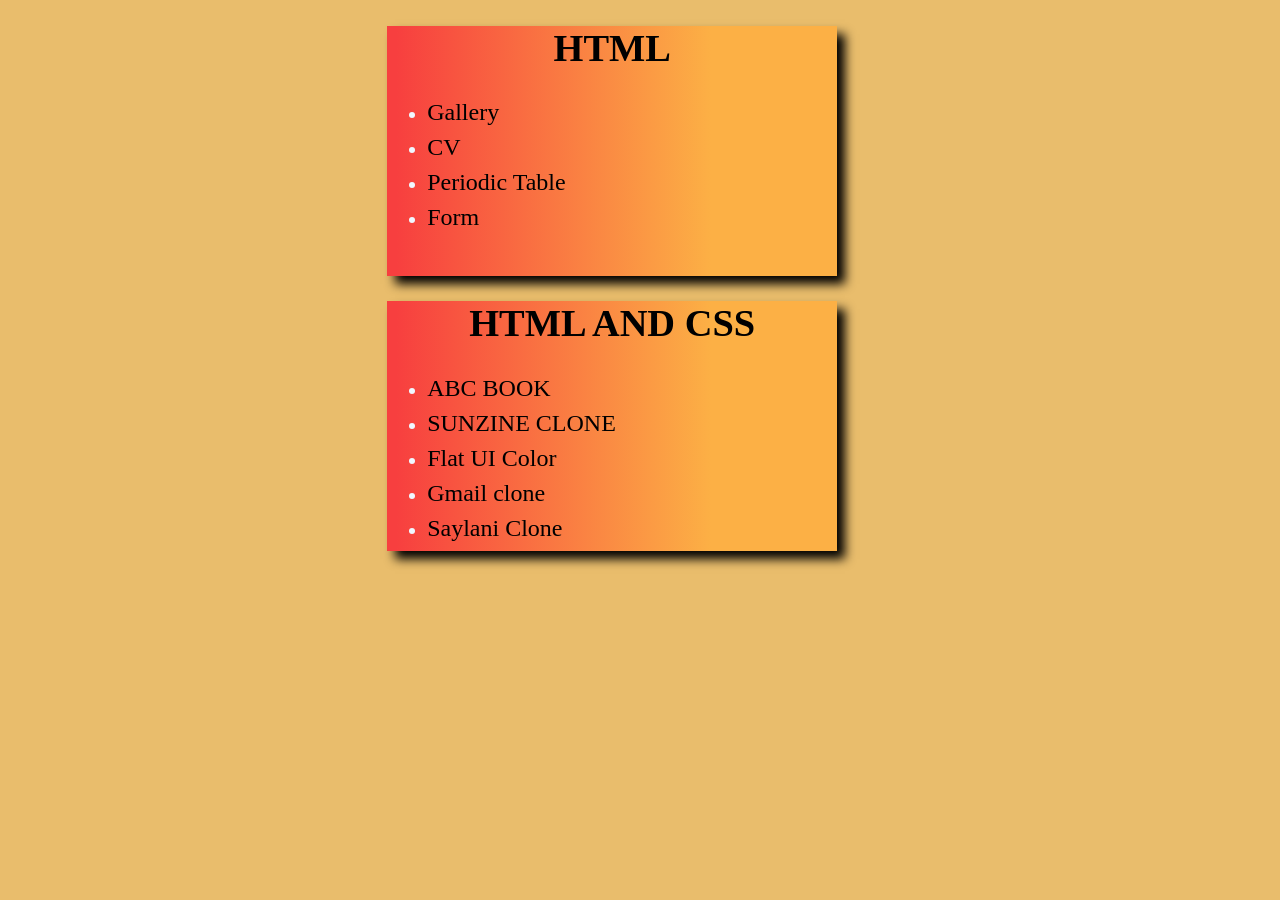
<file: index.html>
<!DOCTYPE html>
<html lang="en">
<head>
    <meta charset="UTF-8">
    <meta name="viewport" content="width=device-width, initial-scale=1.0">
    <title>Assignment</title>
    <style type="text/css">
        
        
        body{
            background-color: rgb(233, 189, 108);
        }
        .html{
            height: 250px;
            width: 450px;
            box-shadow: 2px solid rgb(182, 99, 99);
            background: linear-gradient(90deg, rgba(247,63,63,1) 2%, rgba(252,176,69,1) 72%);
            color: aliceblue;
            font-size: larger;justify-content: center;
            margin-top: 20px;
            margin-left: 30%;
            box-shadow:8px 8px 10px black;


        }
        .css{
            height: 250px;
            width: 450px;
            box-shadow:8px 8px 10px black;
            background: linear-gradient(90deg, rgba(247,63,63,1) 2%, rgba(252,176,69,1) 72%);
            color: aliceblue;
            font-size: larger;
            margin-left: 30%;
           
        } 
        H1{
            color: black;
            text-align: center;

        }
        a{
            text-decoration: none;
            color: black;
            font-size: 24px;
            line-height: 35px;
            transition: 0.3s ease all;
        }
        a:hover{
            font-size: 32px;
        }
    </style>
</head>
<body>
    <div class="main" >
    <div class="html">
        <h1>HTML</h1>
        <ul>

            <li><a href="./Gallery/gallery.html">Gallery</a></li> 
            <li><a href="./CV/cv.html">CV</a></li> 
            <li><a href="./periodic table/perodictable.html">Periodic Table</a></li>
            <li><a href="./form/form.html">Form</a></li>
        </ul>
    </div>
    <div class="css">
      <H1>HTML AND CSS</H1>  
        <ul>
            <li><a href="./ABC-Book/book.html">ABC BOOK</a></li>
            <li><a href="./sunzine/sunzine.html">SUNZINE CLONE</a></li>
            <li><a href="./flat ui color/">Flat UI Color</a></li>
            <li><a href="./Gmail clone/gmail.html">Gmail clone</a></li>
            <li><a href="./Saylani clone/saylani.html">Saylani Clone</a></li>
        </ul>
    </div>
</div>
</body>
</html>
</file>
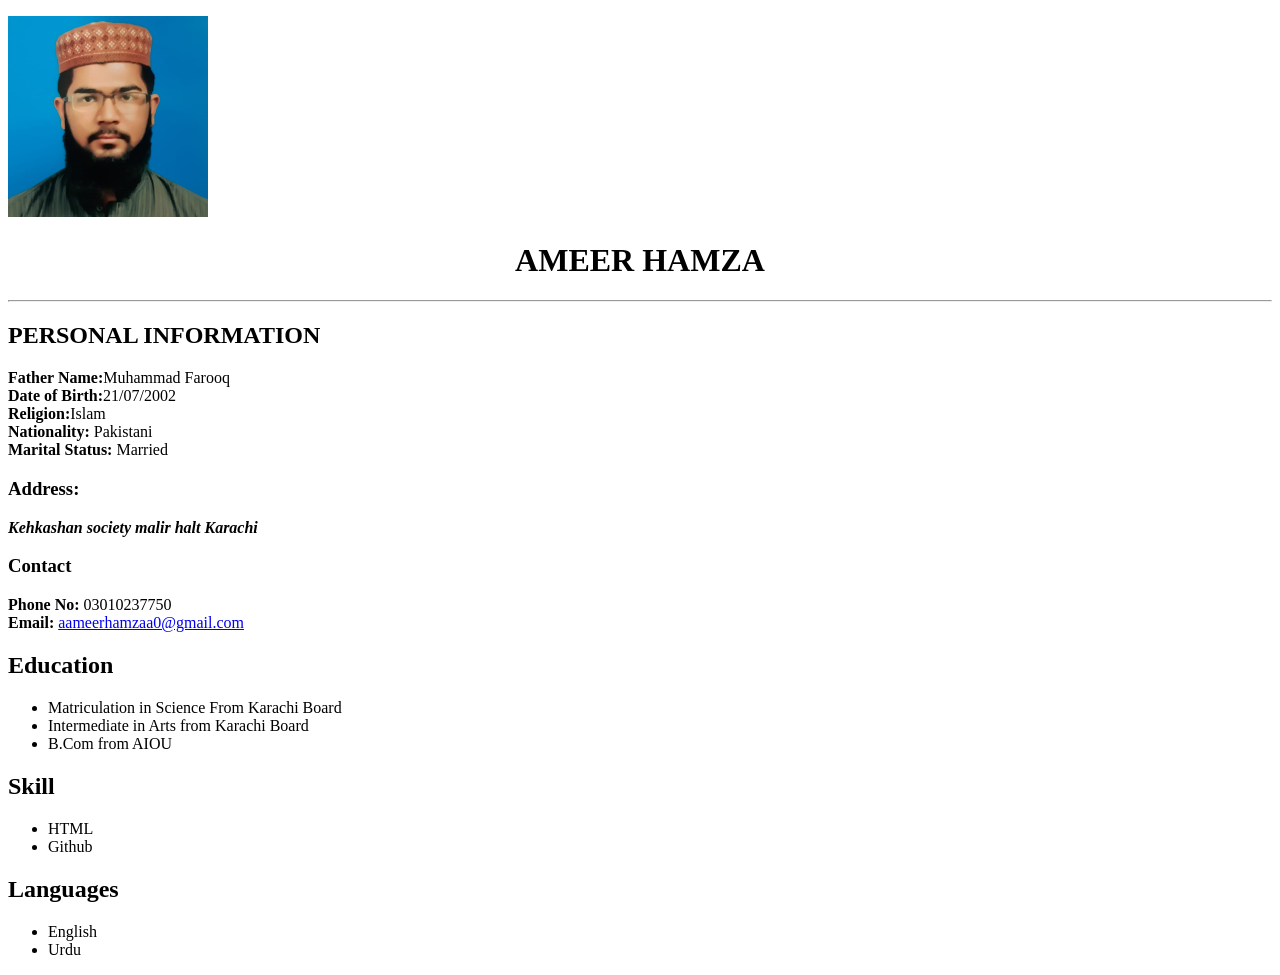
<file: CV/index.html>
<!DOCTYPE html>
<html lang="en">

<head>
    <meta charset="UTF-8">
    <meta name="viewport" content="width=device-width, initial-scale=1.0">
    <title>Resume</title>
</head>

<body>
    <p>
        <img src="./images/img1.jpg" alt="AMEER HAMZA Pic" width="200">
    <h1>
        <center>AMEER HAMZA</center>
    </h1>
    <hr>
    <h2>PERSONAL INFORMATION</h2>
    <P>
        <b>Father Name:</b>Muhammad Farooq <br>
        <b>Date of Birth:</b>21/07/2002 <br>
        <b>Religion:</b>Islam <br>
        <b>Nationality:</b> Pakistani <br>
        <b>Marital Status:</b> Married

    <h3>Address:</h3>
    <b>
        <address>Kehkashan society malir halt Karachi</address>
    </b>
    <h3>Contact</h3>
    <b>Phone No:</b> 03010237750 <br>
    <b>Email:</b>
    <a href="mailto:aameerhamzaa0@gmail.com" target="_blank">aameerhamzaa0@gmail.com</a>

    </p>


    <h2>Education</h2>
    <p>
    <ul>
        <li>Matriculation in Science From Karachi Board</li>
        <li>Intermediate in Arts from Karachi Board</li>
        <li>B.Com from AIOU</li>
    </ul>
    </p>
    <h2>Skill</h2>
    <ul>
        <li>HTML</li>
        <li>Github</li>
    </ul>
    <h2>Languages</h2>
    <ul>
        <li>English</li>
        <li>Urdu</li>
    </ul>


    </P>

</body>

</html>
</file>
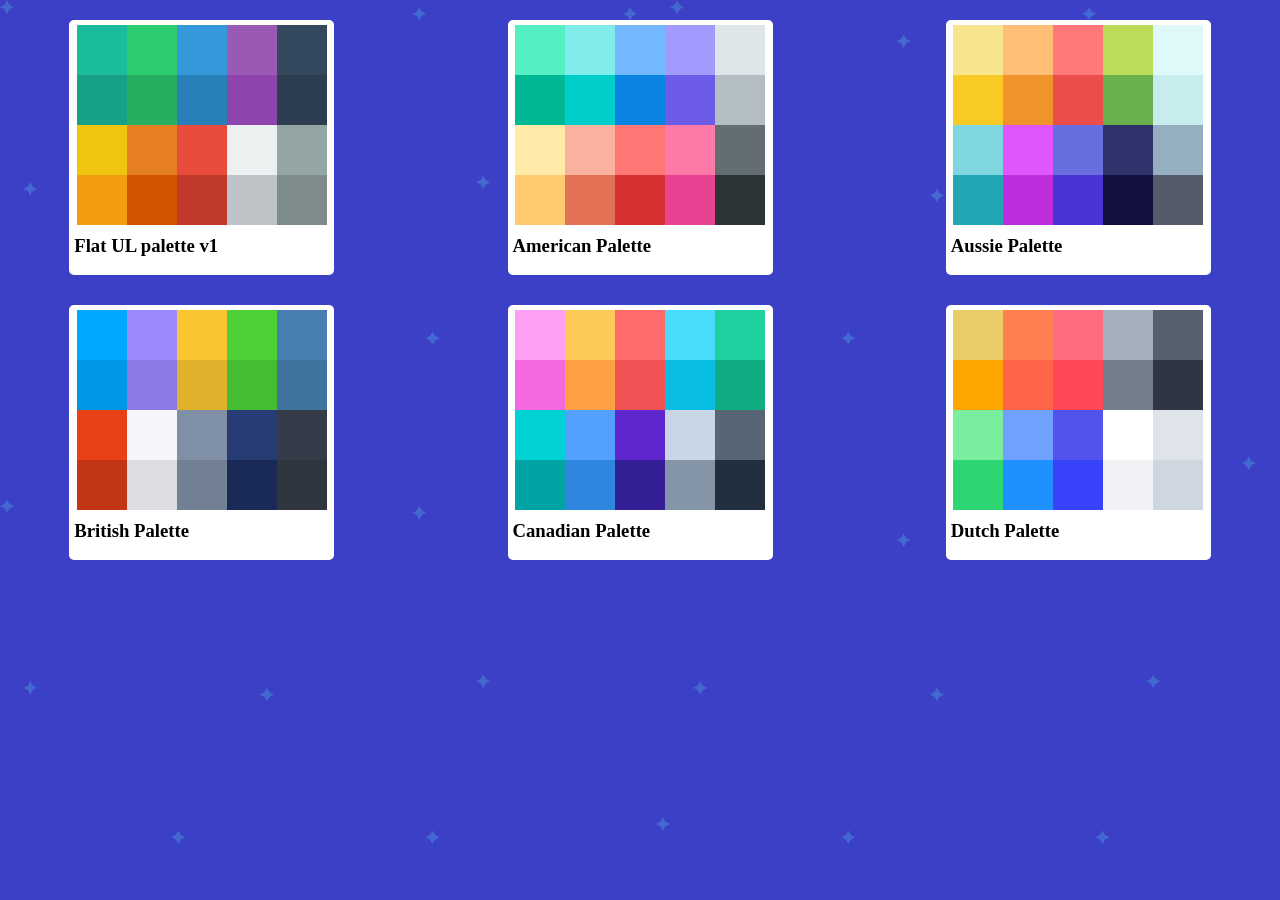
<file: flat ui color/index.html>
<!DOCTYPE html>
<html lang="en">

<head>
    <meta charset="UTF-8">
    <meta name="viewport" content="width=device-width, initial-scale=1.0">
    <title>FLAT UI COLOR</title>
    <link rel="stylesheet" href="./style.css">
</head>

<body>
    <div class="main">
        <div class="container">
            <a href="./pade1.html">
                <div class="external-box">
                    <div class="box box1">
                        <div class="card color-1"></div>
                        <div class="card color-2"></div>
                        <div class="card color-3"></div>
                        <div class="card color-4"></div>
                        <div class="card color-5"></div>
                        <div class="card color-6"></div>
                        <div class="card color-7"></div>
                        <div class="card color-8"></div>
                        <div class="card color-9"></div>
                        <div class="card color-10"></div>
                        <div class="card color-11"></div>
                        <div class="card color-12"></div>
                        <div class="card color-13"></div>
                        <div class="card color-14"></div>
                        <div class="card color-15"></div>
                        <div class="card color-16"></div>
                        <div class="card color-17"></div>
                        <div class="card color-18"></div>
                        <div class="card color-19"></div>
                        <div class="card color-20"></div>
                    </div>
                    <h3>Flat UL palette v1</h3>
                </div>
            </a>
            <a href="./page2.html">
            <div class="external-box">
                <div class="box box2">
                    <div class="card color-1"></div>
                    <div class="card color-2"></div>
                    <div class="card color-3"></div>
                    <div class="card color-4"></div>
                    <div class="card color-5"></div>
                    <div class="card color-6"></div>
                    <div class="card color-7"></div>
                    <div class="card color-8"></div>
                    <div class="card color-9"></div>
                    <div class="card color-10"></div>
                    <div class="card color-11"></div>
                    <div class="card color-12"></div>
                    <div class="card color-13"></div>
                    <div class="card color-14"></div>
                    <div class="card color-15"></div>
                    <div class="card color-16"></div>
                    <div class="card color-17"></div>
                    <div class="card color-18"></div>
                    <div class="card color-19"></div>
                    <div class="card color-20"></div>
                </div>
                <h3>American Palette</h3>
            </div>
        </a>
            <a href="./page3.html">
            <div class="external-box">
                <div class="box box3">
                    <div class="card color-1"></div>
                    <div class="card color-2"></div>
                    <div class="card color-3"></div>
                    <div class="card color-4"></div>
                    <div class="card color-5"></div>
                    <div class="card color-6"></div>
                    <div class="card color-7"></div>
                    <div class="card color-8"></div>
                    <div class="card color-9"></div>
                    <div class="card color-10"></div>
                    <div class="card color-11"></div>
                    <div class="card color-12"></div>
                    <div class="card color-13"></div>
                    <div class="card color-14"></div>
                    <div class="card color-15"></div>
                    <div class="card color-16"></div>
                    <div class="card color-17"></div>
                    <div class="card color-18"></div>
                    <div class="card color-19"></div>
                    <div class="card color-20"></div>
                </div>
                <h3>Aussie Palette</h3>
            </div>
        </a>
            <a href="./page4.html">
            <div class="external-box">
                <div class="box box4">
                    <div class="card color-1"></div>
                    <div class="card color-2"></div>
                    <div class="card color-3"></div>
                    <div class="card color-4"></div>
                    <div class="card color-5"></div>
                    <div class="card color-6"></div>
                    <div class="card color-7"></div>
                    <div class="card color-8"></div>
                    <div class="card color-9"></div>
                    <div class="card color-10"></div>
                    <div class="card color-11"></div>
                    <div class="card color-12"></div>
                    <div class="card color-13"></div>
                    <div class="card color-14"></div>
                    <div class="card color-15"></div>
                    <div class="card color-16"></div>
                    <div class="card color-17"></div>
                    <div class="card color-18"></div>
                    <div class="card color-19"></div>
                    <div class="card color-20"></div>
                </div>
                <h3>
                    British Palette
                </h3>
            </div>
        </a>
            <a href="./page5.html">
            <div class="external-box">
                <div class="box box5">
                    <div class="card color-1"></div>
                    <div class="card color-2"></div>
                    <div class="card color-3"></div>
                    <div class="card color-4"></div>
                    <div class="card color-5"></div>
                    <div class="card color-6"></div>
                    <div class="card color-7"></div>
                    <div class="card color-8"></div>
                    <div class="card color-9"></div>
                    <div class="card color-10"></div>
                    <div class="card color-11"></div>
                    <div class="card color-12"></div>
                    <div class="card color-13"></div>
                    <div class="card color-14"></div>
                    <div class="card color-15"></div>
                    <div class="card color-16"></div>
                    <div class="card color-17"></div>
                    <div class="card color-18"></div>
                    <div class="card color-19"></div>
                    <div class="card color-20"></div>
                </div>
                <h3>Canadian Palette</h3>
            </div>
        </a>
            <a href="./page6.html">
            <div class="external-box">
                <div class="box box6">
                    <div class="card color-1"></div>
                    <div class="card color-2"></div>
                    <div class="card color-3"></div>
                    <div class="card color-4"></div>
                    <div class="card color-5"></div>
                    <div class="card color-6"></div>
                    <div class="card color-7"></div>
                    <div class="card color-8"></div>
                    <div class="card color-9"></div>
                    <div class="card color-10"></div>
                    <div class="card color-11"></div>
                    <div class="card color-12"></div>
                    <div class="card color-13"></div>
                    <div class="card color-14"></div>
                    <div class="card color-15"></div>
                    <div class="card color-16"></div>
                    <div class="card color-17"></div>
                    <div class="card color-18"></div>
                    <div class="card color-19"></div>
                    <div class="card color-20"></div>
                </div>
                <h3>Dutch Palette</h3>
            </div>
        </a>
        </div>
    </div>
</body>

</html>
</file>
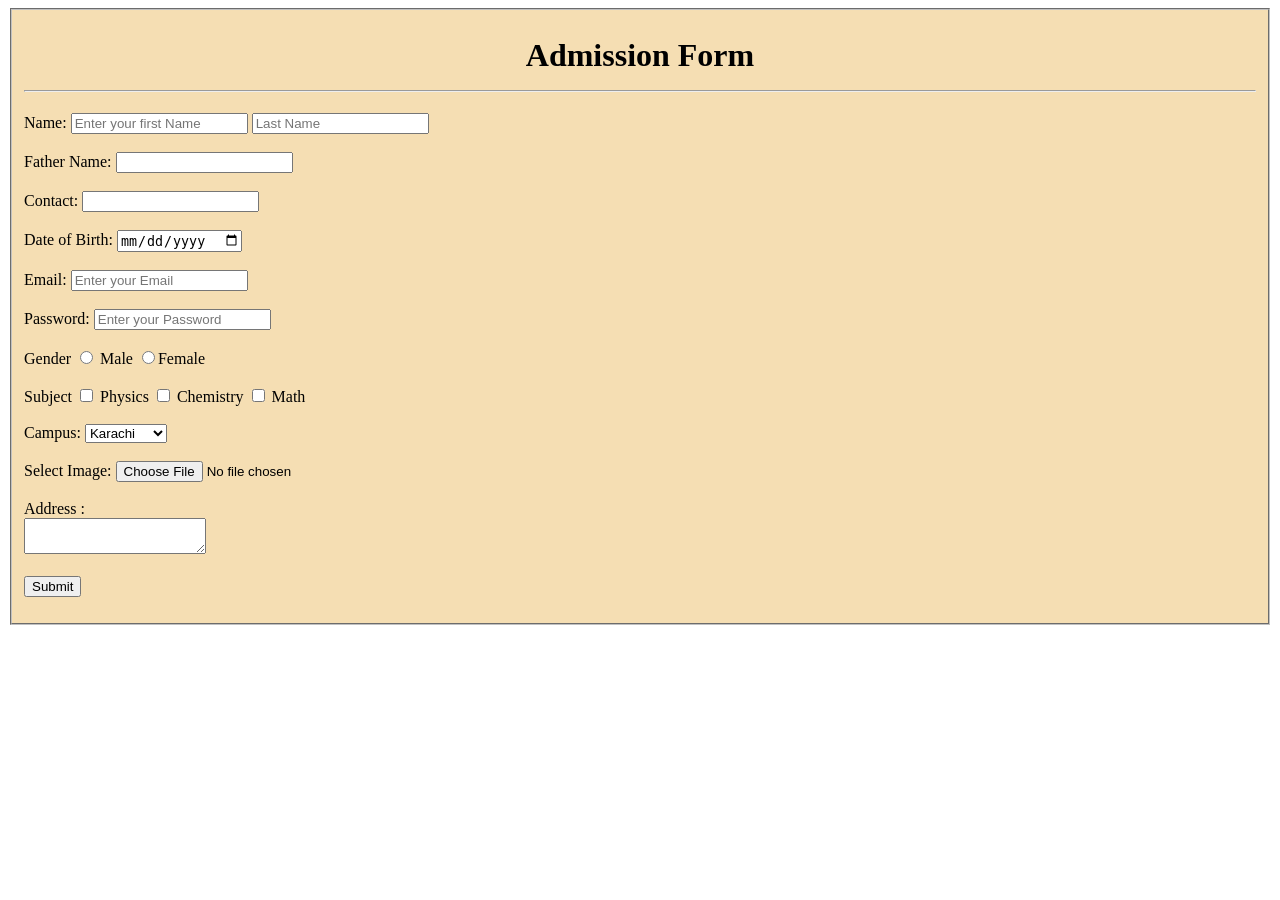
<file: form/index.html>
<!DOCTYPE html>
<html lang="en">

<head>
    <meta charset="UTF-8">
    <meta name="viewport" content="width=device-width, initial-scale=1.0">
    <title>form</title>
</head>

<body >
    <form>
        <fieldset style="background-color: wheat;">
            <h1 align="center">
                Admission Form
                <hr>
            </h1>
            <p>
                Name: <input type="text" maxlength="12" placeholder="Enter your first Name">
                <input type="text" placeholder="Last Name" name="username" id=""> <br> <br>
                Father Name: <input type="text"> <br> <br>
                Contact: <input type="number"> <br><br>
                Date of Birth: <input type="date"> <br> <br>
                Email: <input type="email" required placeholder="Enter your Email"> <br> <br>
                Password: <input type="password" placeholder="Enter your Password"> <br> <br>
                Gender <input type="radio" value="male" id="male" name="Gender"><label for="male" Name="name">
                    Male</label>
                <input type="radio" value="Female" id="Female" name="Gender"><label for="Female">Female</label> <br>
                <br>
                Subject <input type="checkbox" value="phy" id="phy"> <label for="Phy">Physics</label>
                 <input type="checkbox" value="che" id="che"> <label for="che">Chemistry</label>
                 <input type="checkbox" value="math" id="math"> <label for="math">Math</label> <br> <br>
                Campus: <select name="campuses" >
                        <option value="Karachi">Karachi</option>
                        <option value="Lahore">Lahore</option>
                        <option value="DIKhan">D.I.Khan</option>
                        <option value="Peshawar">Peshawar</option>
                    </select> <br> <br>
                    Select Image:
                    <input type="file"> <br><br>
                Address : <br>
                <textarea name="Address"></textarea> <br> <br>
                <input type="submit">
            </p>
        </fieldset>
    </form>

</body>

</html>
</file>
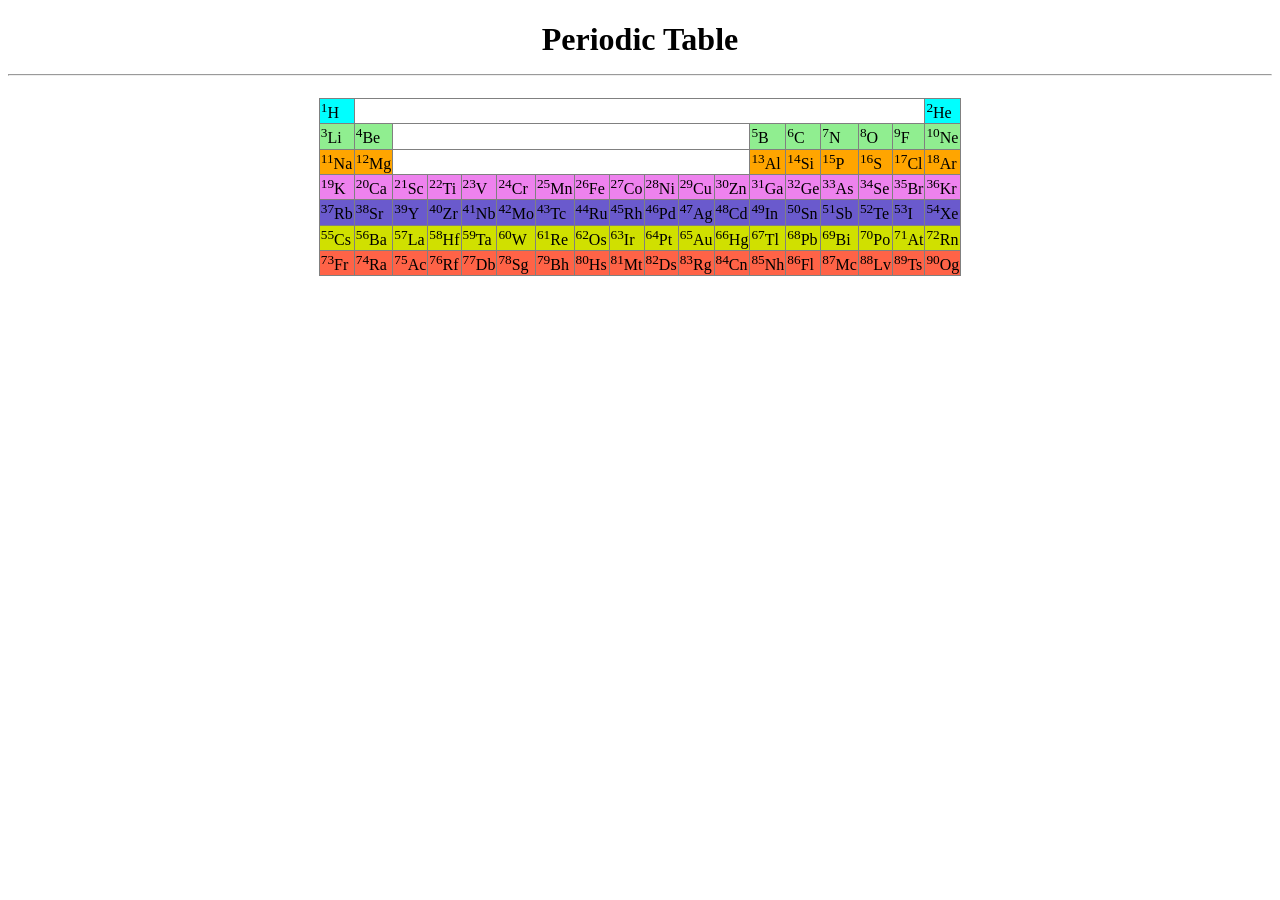
<file: periodic table/index.html>
<!DOCTYPE html>
<html lang="en">

<head>
    <meta charset="UTF-8">
    <meta name="viewport" content="width=device-width, initial-scale=1.0">
    <title>periodic table </title>
    <style>
         table{ 
            border-collapse: collapse;
        } 
    </style>
</head>

<body>
    <h1 align="center">Periodic Table <hr>
    </h1>
    <table border="1"  align="center">
        <tr bgcolor="aqua">
            <td><sup>1</sup>H</td>
            <td style="empty-cells: hide;" colspan="16" bgcolor="white"></td>
            <td><sup>2</sup>He</td>
        </tr>
        <tr bgcolor="lightgreen">
            <td><sup>3</sup>Li</td>
            <td><sup>4</sup>Be</td>
            <td colspan="10" bgcolor="white"></td>
            <td><sup>5</sup>B</td>
            <td><sup>6</sup>C</td>
            <td><sup>7</sup>N</td>
            <td><sup>8</sup>O</td>
            <td><sup>9</sup>F</td>
            <td><sup>10</sup>Ne</td>
        </tr>
        <tr bgcolor="orange">
            <td><sup>11</sup>Na</td>
            <td><sup>12</sup>Mg</td>
            <td colspan="10" bgcolor="white"></td>
            <td><sup>13</sup>Al</td>
            <td><sup>14</sup>Si</td>
            <td><sup>15</sup>P</td>
            <td><sup>16</sup>S</td>
            <td><sup>17</sup>Cl</td>
            <td><sup>18</sup>Ar</td>
        </tr>
        <tr bgcolor="violet">
            <td><sup>19</sup>K</td>
            <td><sup>20</sup>Ca</td>
            <td><sup>21</sup>Sc</td>
            <td><sup>22</sup>Ti</td>
            <td><sup>23</sup>V</td>
            <td><sup>24</sup>Cr</td>
            <td><sup>25</sup>Mn</td>
            <td><sup>26</sup>Fe</td>
            <td><sup>27</sup>Co</td>
            <td><sup>28</sup>Ni</td>
            <td><sup>29</sup>Cu</td>
            <td><sup>30</sup>Zn</td>
            <td><sup>31</sup>Ga</td>
            <td><sup>32</sup>Ge</td>
            <td><sup>33</sup>As</td>
            <td><sup>34</sup>Se</td>
            <td><sup>35</sup>Br</td>
            <td><sup>36</sup>Kr</td>
        </tr>
        <tr bgcolor="slateblue">
            <td><sup>37</sup>Rb</td>
            <td><sup>38</sup>Sr</td>
            <td><sup>39</sup>Y</td>
            <td><sup>40</sup>Zr</td>
            <td><sup>41</sup>Nb</td>
            <td><sup>42</sup>Mo</td>
            <td><sup>43</sup>Tc</td>
            <td><sup>44</sup>Ru</td>
            <td><sup>45</sup>Rh</td>
            <td><sup>46</sup>Pd</td>
            <td><sup>47</sup>Ag</td>
            <td><sup>48</sup>Cd</td>
            <td><sup>49</sup>In</td>
            <td><sup>50</sup>Sn</td>
            <td><sup>51</sup>Sb</td>
            <td><sup>52</sup>Te</td>
            <td><sup>53</sup>I</td>
            <td><sup>54</sup>Xe</td>
        </tr>


        <tr bgcolor="dodger blue">
            <td><sup>55</sup>Cs</td>
            <td><sup>56</sup>Ba</td>
            <td><sup>57</sup>La</td>
            <td><sup>58</sup>Hf</td>
            <td><sup>59</sup>Ta</td>
            <td><sup>60</sup>W</td>
            <td><sup>61</sup>Re</td>
            <td><sup>62</sup>Os</td>
            <td><sup>63</sup>Ir</td>
            <td><sup>64</sup>Pt</td>
            <td><sup>65</sup>Au</td>
            <td><sup>66</sup>Hg</td>
            <td><sup>67</sup>Tl</td>
            <td><sup>68</sup>Pb</td>
            <td><sup>69</sup>Bi</td>
            <td><sup>70</sup>Po</td>
            <td><sup>71</sup>At</td>
            <td><sup>72</sup>Rn</td>
        </tr>
        <tr bgcolor="tomato">
            <td><sup>73</sup>Fr</td>
            <td><sup>74</sup>Ra</td>
            <td><sup>75</sup>Ac</td>
            <td><sup>76</sup>Rf</td>
            <td><sup>77</sup>Db</td>
            <td><sup>78</sup>Sg</td>
            <td><sup>79</sup>Bh</td>
            <td><sup>80</sup>Hs</td>
            <td><sup>81</sup>Mt</td>
            <td><sup>82</sup>Ds</td>
            <td><sup>83</sup>Rg</td>
            <td><sup>84</sup>Cn</td>
            <td><sup>85</sup>Nh</td>
            <td><sup>86</sup>Fl</td>
            <td><sup>87</sup>Mc</td>
            <td><sup>88</sup>Lv</td>
            <td><sup>89</sup>Ts</td>
            <td><sup>90</sup>Og</td>
        </tr>
    </table>
   
</body>

</html>
</file>
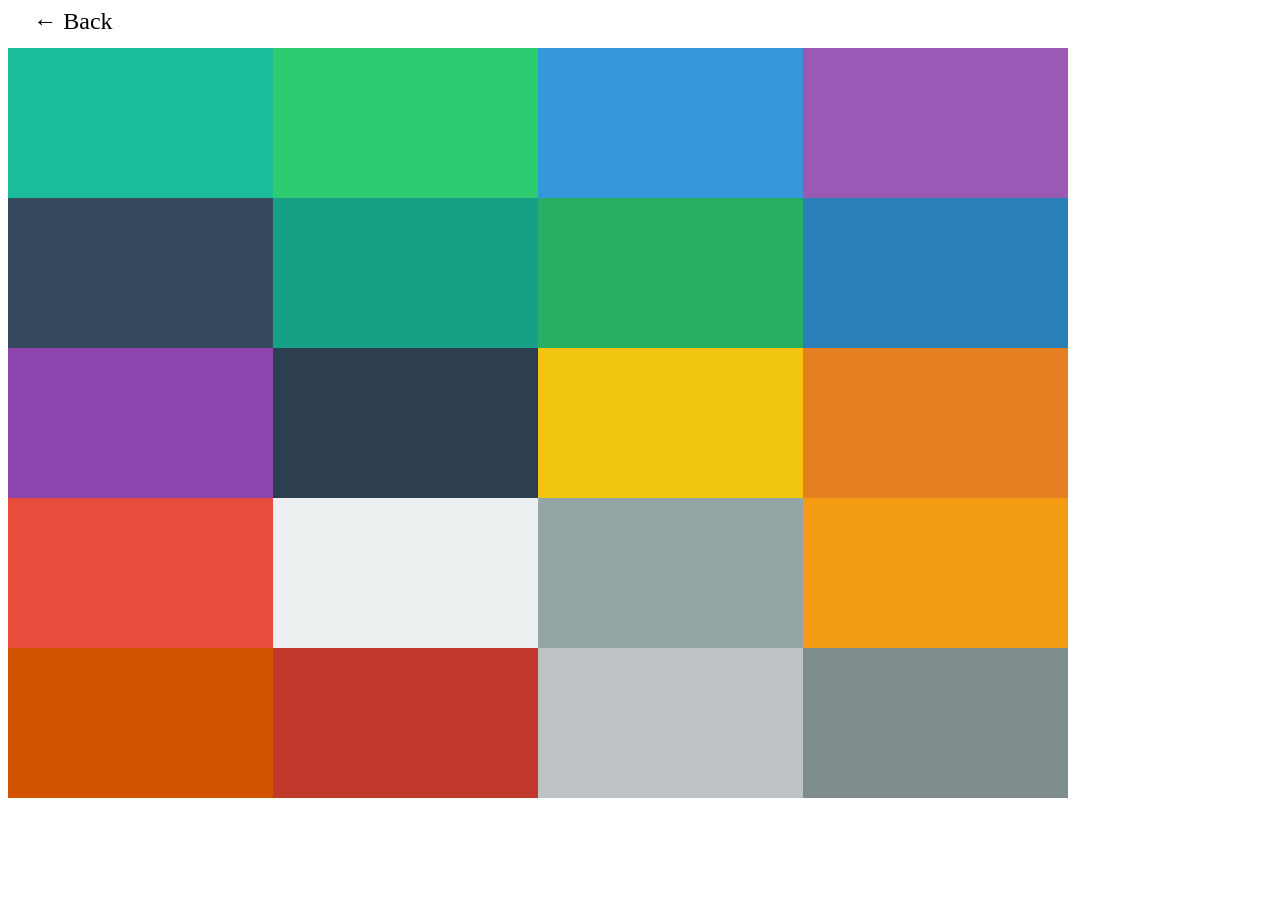
<file: flat ui color/pade1.html>
<!DOCTYPE html>
<html lang="en">

<head>
    <meta charset="UTF-8">
    <meta name="viewport" content="width=device-width, initial-scale=1.0">
    <title>page1</title>
    <style>
        .box {
            display: flex;
            flex-wrap: wrap;
            margin: 1% 0%;
        }

        a {
            font-size: 24px;
            text-decoration: none;
            color: black;
            margin: 2%;
        }

        .card {
            width: 265px;
            height: 150px;
        }

        .color-1 {
            background-color: #1abc9c;
        }

        .color-2 {
            background-color: #2ecc71;
        }

        .color-3 {
            background-color: #3498db;
        }

        .color-4 {
            background-color: #9b59b6;
        }

        .color-5 {
            background-color: #34495e;
        }

        .color-6 {
            background-color: #16a085;
        }

        .color-7 {
            background-color: #27ae60;
        }

        .color-8 {
            background-color: #2980b9;
        }

        .color-9 {
            background-color: #8e44ad;
        }

        .color-10 {
            background-color: #2c3e50;
        }

        .color-11 {
            background-color: #f1c40f;
        }

        .color-12 {
            background-color: #e67e22;
        }

        .color-13 {
            background-color: #e74c3c;
        }

        .color-14 {
            background-color: #ecf0f1;
        }

        .color-15 {
            background-color: #95a5a6;
        }

        .color-16 {
            background-color: #f39c12;
        }

        .color-17 {
            background-color: #d35400;
        }

        .color-18 {
            background-color: #c0392b;
        }

        .color-19 {
            background-color: #bdc3c7;
        }

        .color-20 {
            background-color: #7f8c8d;
        }
        /* MEDIA QUERY */
        @media screen and (max-width:425px) {
            .card{
                width: 400px;
            }
        }
         @media screen and (max-width:768px) {
            .card{
                width: 350px;
            }
            .box{
                margin-left: 20px;
            }

        } 
        @media screen and (max-width:1070px) {
            .card{
                width: 330px;
            }
        }
    </style>
</head>
<a href="./index.html">&larr; Back</a>

<body>
    <div class="box box1">
        <div class="card color-1"></div>
        <div class="card color-2"></div>
        <div class="card color-3"></div>
        <div class="card color-4"></div>
        <div class="card color-5"></div>
        <div class="card color-6"></div>
        <div class="card color-7"></div>
        <div class="card color-8"></div>
        <div class="card color-9"></div>
        <div class="card color-10"></div>
        <div class="card color-11"></div>
        <div class="card color-12"></div>
        <div class="card color-13"></div>
        <div class="card color-14"></div>
        <div class="card color-15"></div>
        <div class="card color-16"></div>
        <div class="card color-17"></div>
        <div class="card color-18"></div>
        <div class="card color-19"></div>
        <div class="card color-20"></div>
    </div>
</body>

</html>
</file>
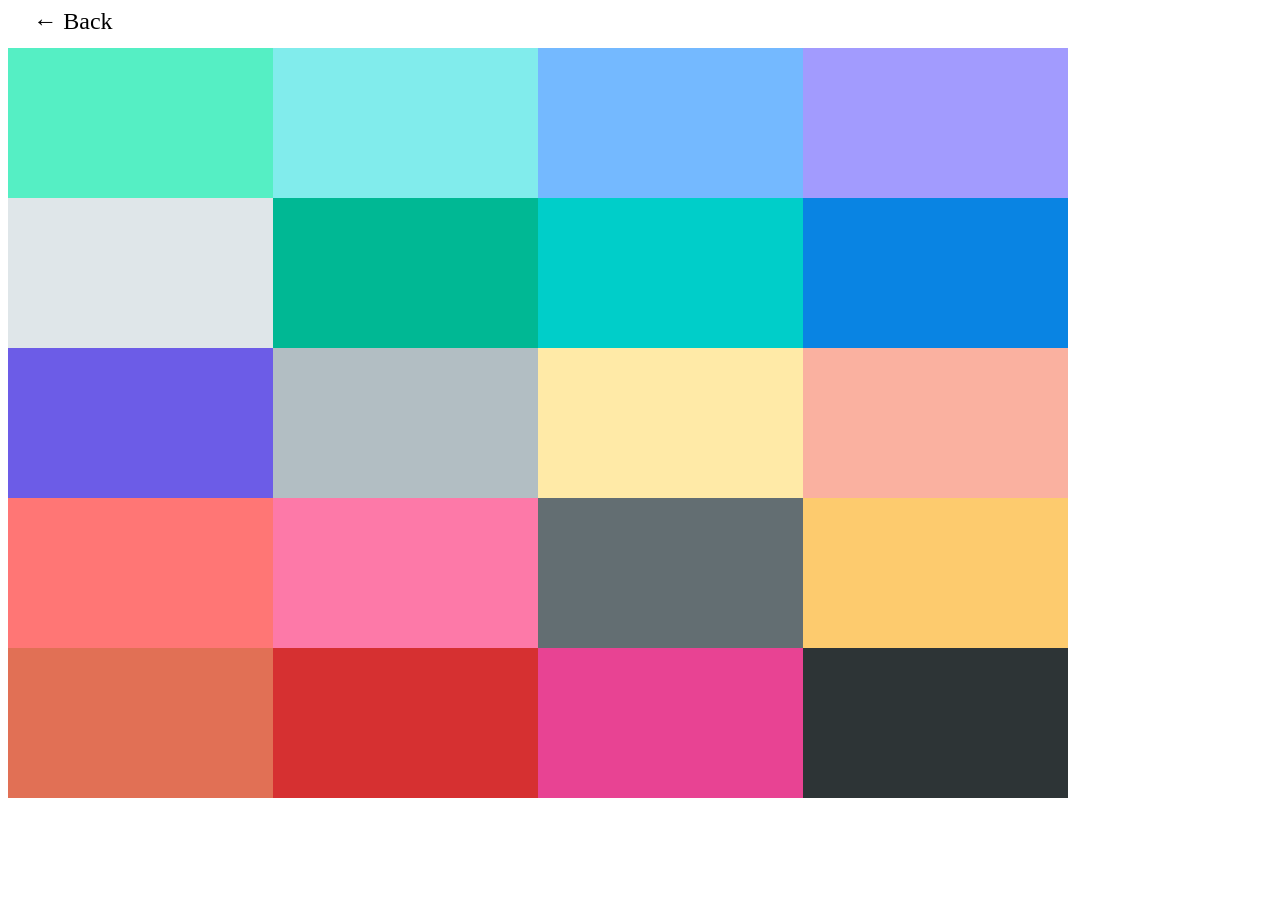
<file: flat ui color/page2.html>
<!DOCTYPE html>
<html lang="en">

<head>
    <meta charset="UTF-8">
    <meta name="viewport" content="width=device-width, initial-scale=1.0">
    <title>page2</title>
    <style>
        .box {
            display: flex;
            flex-wrap: wrap;
            margin: 1% 0%;
        }
        a {
            font-size: 24px;
            text-decoration: none;
            color: black;
            margin: 2%;
        }
        .card {
            width: 265px;
            height: 150px;
        }

        .box2 .color-1 {
            background-color: #55efc4;
        }

        .box2 .color-2 {
            background-color: #81ecec;
        }

        .box2 .color-3 {
            background-color: #74b9ff;
        }

        .box2 .color-4 {
            background-color: #a29bfe;
        }

        .box2 .color-5 {
            background-color: #dfe6e9;
        }

        .box2 .color-6 {
            background-color: #00b894;
        }

        .box2 .color-7 {
            background-color: #00cec9;
        }

        .box2 .color-8 {
            background-color: #0984e3;
        }

        .box2 .color-9 {
            background-color: #6c5ce7;
        }

        .box2 .color-10 {
            background-color: #b2bec3;
        }

        .box2 .color-11 {
            background-color: #ffeaa7;
        }

        .box2 .color-12 {
            background-color: #fab1a0;
        }

        .box2 .color-13 {
            background-color: #ff7675;
        }

        .box2 .color-14 {
            background-color: #fd79a8;
        }

        .box2 .color-15 {
            background-color: #636e72;
        }

        .box2 .color-16 {
            background-color: #fdcb6e;
        }

        .box2 .color-17 {
            background-color: #e17055;
        }

        .box2 .color-18 {
            background-color: #d63031;
        }

        .box2 .color-19 {
            background-color: #e84393;
        }

        .box2 .color-20 {
            background-color: #2d3436;
        }
        /* MEDIA QUERY */
        @media screen and (max-width:425px) {
            .card{
                width: 400px;
            }
        }
         @media screen and (max-width:768px) {
            .card{
                width: 350px;
            }
            .box{
                margin-left: 20px;
            }

        } 
        @media screen and (max-width:1070px) {
            .card{
                width: 330px;
            }
        }

    </style>
</head>
<a href="./index.html">&larr; Back</a>
<body>
    <div class="box box2">
        <div class="card color-1"></div>
        <div class="card color-2"></div>
        <div class="card color-3"></div>
        <div class="card color-4"></div>
        <div class="card color-5"></div>
        <div class="card color-6"></div>
        <div class="card color-7"></div>
        <div class="card color-8"></div>
        <div class="card color-9"></div>
        <div class="card color-10"></div>
        <div class="card color-11"></div>
        <div class="card color-12"></div>
        <div class="card color-13"></div>
        <div class="card color-14"></div>
        <div class="card color-15"></div>
        <div class="card color-16"></div>
        <div class="card color-17"></div>
        <div class="card color-18"></div>
        <div class="card color-19"></div>
        <div class="card color-20"></div>
    </div>
</body>

</html>
</file>
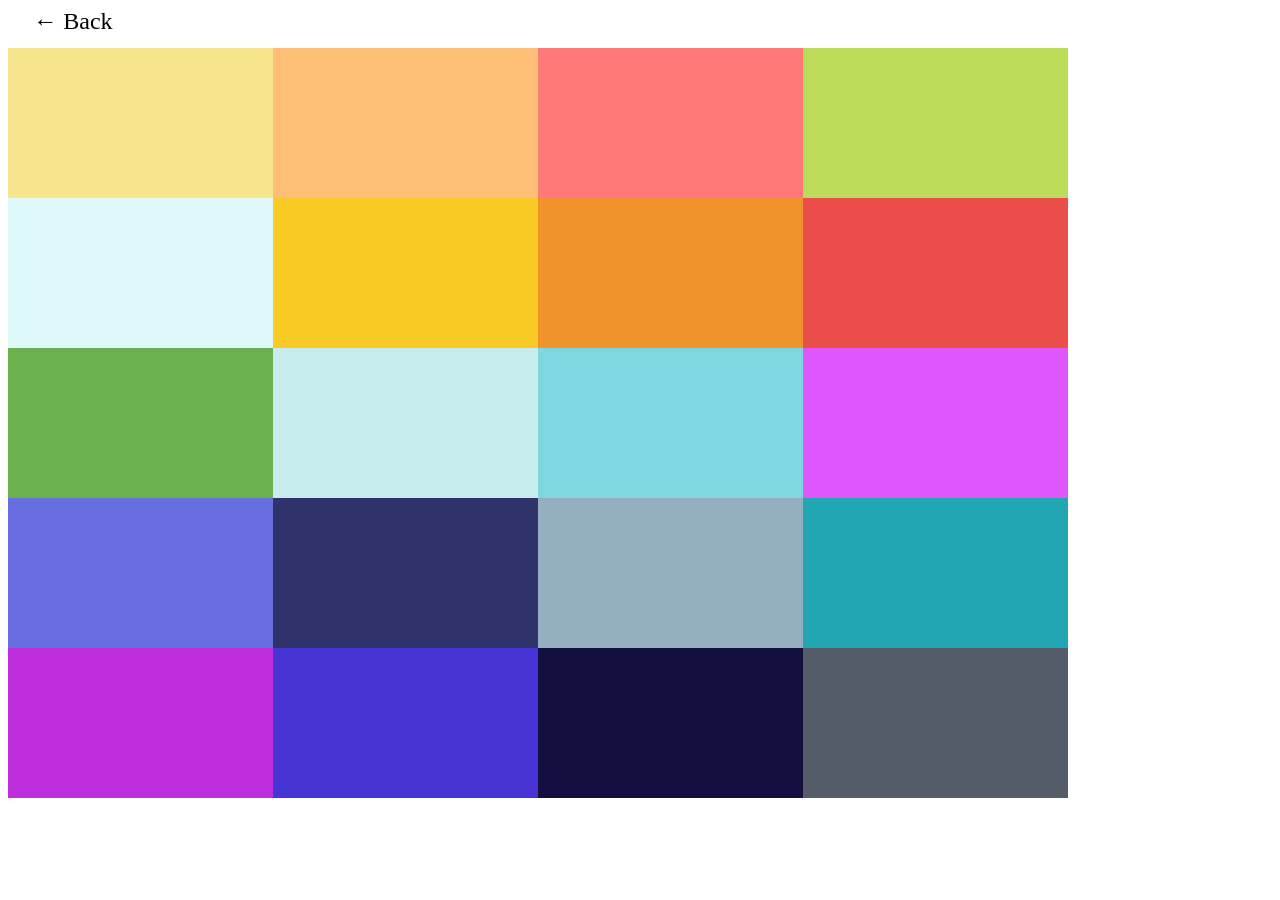
<file: flat ui color/page3.html>
<!DOCTYPE html>
<html lang="en">

<head>
    <meta charset="UTF-8">
    <meta name="viewport" content="width=device-width, initial-scale=1.0">
    <title>page3</title>
    <style>
        .box {
            display: flex;
            flex-wrap: wrap;
            margin: 1% 0%;
        }
        a {
            font-size: 24px;
            text-decoration: none;
            color: black;
            margin: 2%;
        }

        .card {
            width: 265px;
            height: 150px;
        }

        .box3 .color-1 {
            background-color: #f6e58d;
        }

        .box3 .color-2 {
            background-color: #ffbe76;
        }

        .box3 .color-3 {
            background-color: #ff7979;
        }

        .box3 .color-4 {
            background-color: #badc58;
        }

        .box3 .color-5 {
            background-color: #dff9fb;
        }

        .box3 .color-6 {
            background-color: #f9ca24;
        }

        .box3 .color-7 {
            background-color: #f0932b;
        }

        .box3 .color-8 {
            background-color: #eb4d4b;
        }

        .box3 .color-9 {
            background-color: #6ab04c;
        }

        .box3 .color-10 {
            background-color: #c7ecee;
        }

        .box3 .color-11 {
            background-color: #7ed6df;
        }

        .box3 .color-12 {
            background-color: #e056fd;
        }

        .box3 .color-13 {
            background-color: #686de0;
        }

        .box3 .color-14 {
            background-color: #30336b;
        }

        .box3 .color-15 {
            background-color: #95afc0;
        }

        .box3 .color-16 {
            background-color: #22a6b3;
        }

        .box3 .color-17 {
            background-color: #be2edd;
        }

        .box3 .color-18 {
            background-color: #4834d4;
        }

        .box3 .color-19 {
            background-color: #130f40;
        }

        .box3 .color-20 {
            background-color: #535c68;
        }
         /* MEDIA QUERY */
         @media screen and (max-width:425px) {
            .card{
                width: 400px;
            }
        }
         @media screen and (max-width:768px) {
            .card{
                width: 350px;
            }
            .box{
                margin-left: 20px;
            }

        } 
        @media screen and (max-width:1070px) {
            .card{
                width: 330px;
            }
        }
        

    </style>
</head>
<a href="./index.html">&larr; Back</a>
<body>
    <div class="box box3">
        <div class="card color-1"></div>
        <div class="card color-2"></div>
        <div class="card color-3"></div>
        <div class="card color-4"></div>
        <div class="card color-5"></div>
        <div class="card color-6"></div>
        <div class="card color-7"></div>
        <div class="card color-8"></div>
        <div class="card color-9"></div>
        <div class="card color-10"></div>
        <div class="card color-11"></div>
        <div class="card color-12"></div>
        <div class="card color-13"></div>
        <div class="card color-14"></div>
        <div class="card color-15"></div>
        <div class="card color-16"></div>
        <div class="card color-17"></div>
        <div class="card color-18"></div>
        <div class="card color-19"></div>
        <div class="card color-20"></div>
    </div>
</body>

</html>
</file>
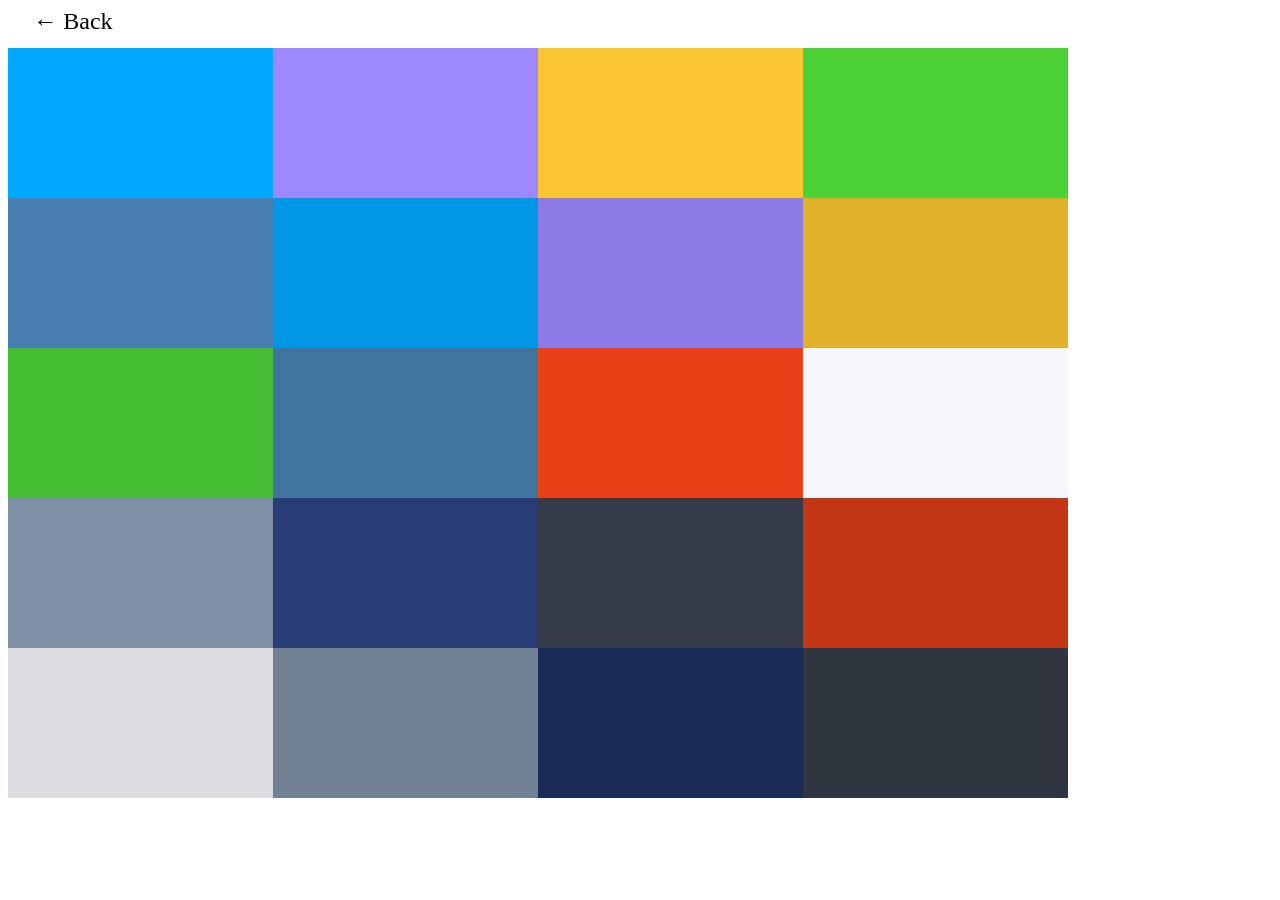
<file: flat ui color/page4.html>
<!DOCTYPE html>
<html lang="en">

<head>
    <meta charset="UTF-8">
    <meta name="viewport" content="width=device-width, initial-scale=1.0">
    <title>page4</title>
    <style>
        .box {
            display: flex;
            flex-wrap: wrap;
            margin: 1% 0%;
        }
        a {
            font-size: 24px;
            text-decoration: none;
            color: black;
            margin: 2%;
        }

        .card {
            width: 265px;
            height: 150px;
        }

        .box4 .color-1 {
            background-color: #00a8ff;
        }

        .box4 .color-2 {
            background-color: #9c88ff;
        }

        .box4 .color-3 {
            background-color: #fbc531;
        }

        .box4 .color-4 {
            background-color: #4cd137;
        }

        .box4 .color-5 {
            background-color: #487eb0;
        }

        .box4 .color-6 {
            background-color: #0097e6;
        }

        .box4 .color-7 {
            background-color: #8c7ae6;
        }

        .box4 .color-8 {
            background-color: #e1b12c;
        }

        .box4 .color-9 {
            background-color: #44bd32;
        }

        .box4 .color-10 {
            background-color: #40739e;
        }

        .box4 .color-11 {
            background-color: #e84118;
        }

        .box4 .color-12 {
            background-color: #f5f6fa;
        }

        .box4 .color-13 {
            background-color: #7f8fa6;
        }

        .box4 .color-14 {
            background-color: #273c75;
        }

        .box4 .color-15 {
            background-color: #353b48;
        }

        .box4 .color-16 {
            background-color: #c23616;
        }

        .box4 .color-17 {
            background-color: #dcdde1;
        }

        .box4 .color-18 {
            background-color: #718093;
        }

        .box4 .color-19 {
            background-color: #192a56;
        }

        .box4 .color-20 {
            background-color: #2f3640;
        }
         /* MEDIA QUERY */
         @media screen and (max-width:425px) {
            .card{
                width: 400px;
            }
        }
         @media screen and (max-width:768px) {
            .card{
                width: 350px;
            }
            .box{
                margin-left: 20px;
            }

        } 
        @media screen and (max-width:1070px) {
            .card{
                width: 330px;
            }
        }
       

    </style>
</head>
<a href="./index.html">&larr; Back</a>
<body>
    <div class="box box4">
        <div class="card color-1"></div>
        <div class="card color-2"></div>
        <div class="card color-3"></div>
        <div class="card color-4"></div>
        <div class="card color-5"></div>
        <div class="card color-6"></div>
        <div class="card color-7"></div>
        <div class="card color-8"></div>
        <div class="card color-9"></div>
        <div class="card color-10"></div>
        <div class="card color-11"></div>
        <div class="card color-12"></div>
        <div class="card color-13"></div>
        <div class="card color-14"></div>
        <div class="card color-15"></div>
        <div class="card color-16"></div>
        <div class="card color-17"></div>
        <div class="card color-18"></div>
        <div class="card color-19"></div>
        <div class="card color-20"></div>
    </div>
</body>

</html>
</file>
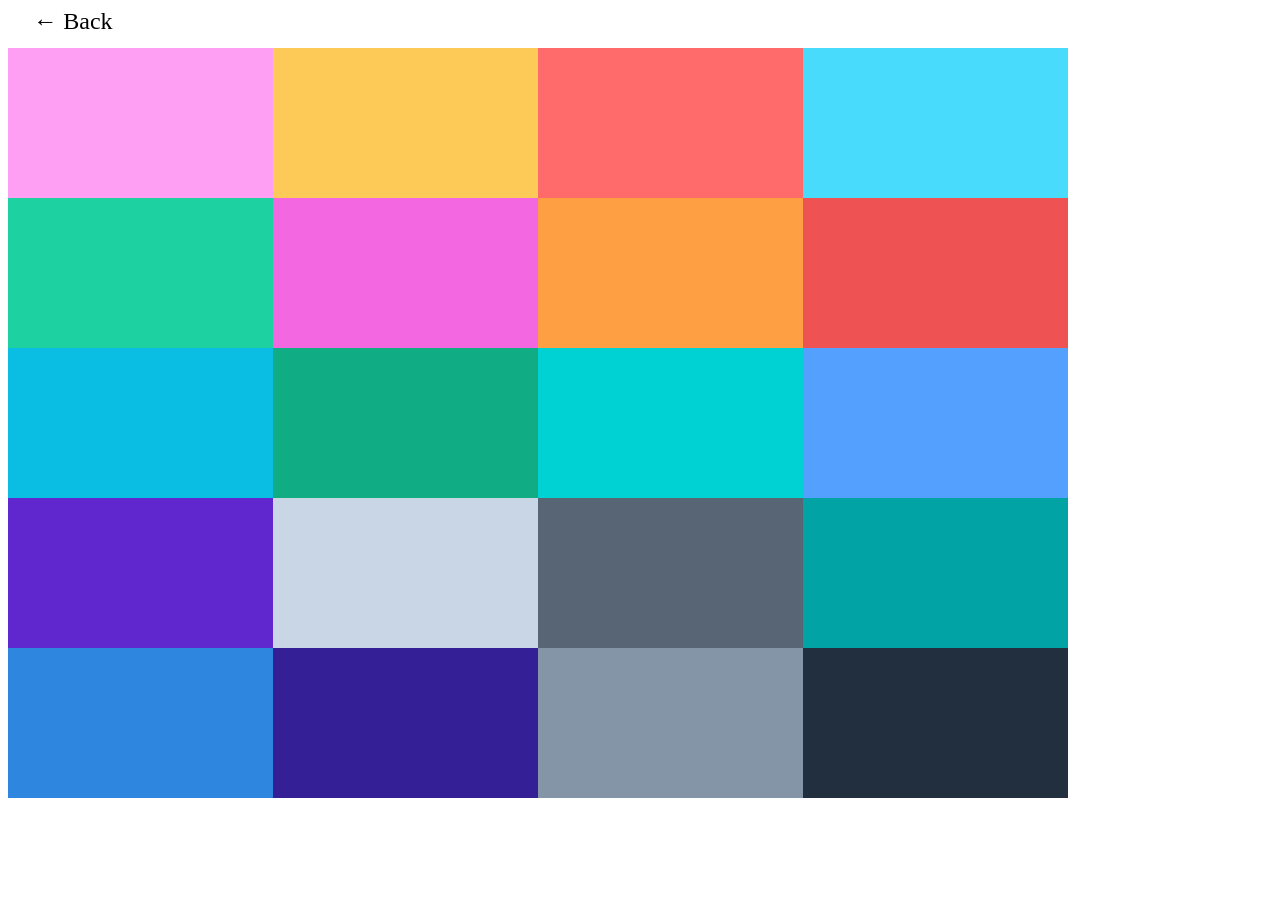
<file: flat ui color/page5.html>
<!DOCTYPE html>
<html lang="en">

<head>
    <meta charset="UTF-8">
    <meta name="viewport" content="width=device-width, initial-scale=1.0">
    <title>page5</title>
    <style>
        .box {
            display: flex;
            flex-wrap: wrap;
            margin: 1% 0%;
        }
        a {
            font-size: 24px;
            text-decoration: none;
            color: black;
            margin: 2%;
        }

        .card {
            width: 265px;
            height: 150px;
        }

        .box5 .color-1 {
            background-color: #ff9ff3;
        }

        .box5 .color-2 {
            background-color: #feca57;
        }

        .box5 .color-3 {
            background-color: #ff6b6b;
        }

        .box5 .color-4 {
            background-color: #48dbfb;
        }

        .box5 .color-5 {
            background-color: #1dd1a1;
        }

        .box5 .color-6 {
            background-color: #f368e0;
        }

        .box5 .color-7 {
            background-color: #ff9f43;
        }

        .box5 .color-8 {
            background-color: #ee5253;
        }

        .box5 .color-9 {
            background-color: #0abde3;
        }

        .box5 .color-10 {
            background-color: #10ac84;
        }

        .box5 .color-11 {
            background-color: #00d2d3;
        }

        .box5 .color-12 {
            background-color: #54a0ff;
        }

        .box5 .color-13 {
            background-color: #5f27cd;
        }

        .box5 .color-14 {
            background-color: #c8d6e5;
        }

        .box5 .color-15 {
            background-color: #576574;
        }

        .box5 .color-16 {
            background-color: #01a3a4;
        }

        .box5 .color-17 {
            background-color: #2e86de;
        }

        .box5 .color-18 {
            background-color: #341f97;
        }

        .box5 .color-19 {
            background-color: #8395a7;
        }

        .box5 .color-20 {
            background-color: #222f3e;
        }
         /* MEDIA QUERY */
         @media screen and (max-width:425px) {
            .card{
                width: 400px;
            }
        }
         @media screen and (max-width:768px) {
            .card{
                width: 350px;
            }
            .box{
                margin-left: 20px;
            }

        } 
        @media screen and (max-width:1070px) {
            .card{
                width: 330px;
            }
        }
        

    </style>
</head>
<a href="./index.html">&larr; Back</a>
<body>
    <div class="box box5">
        <div class="card color-1"></div>
        <div class="card color-2"></div>
        <div class="card color-3"></div>
        <div class="card color-4"></div>
        <div class="card color-5"></div>
        <div class="card color-6"></div>
        <div class="card color-7"></div>
        <div class="card color-8"></div>
        <div class="card color-9"></div>
        <div class="card color-10"></div>
        <div class="card color-11"></div>
        <div class="card color-12"></div>
        <div class="card color-13"></div>
        <div class="card color-14"></div>
        <div class="card color-15"></div>
        <div class="card color-16"></div>
        <div class="card color-17"></div>
        <div class="card color-18"></div>
        <div class="card color-19"></div>
        <div class="card color-20"></div>
    </div>
</body>

</html>
</file>
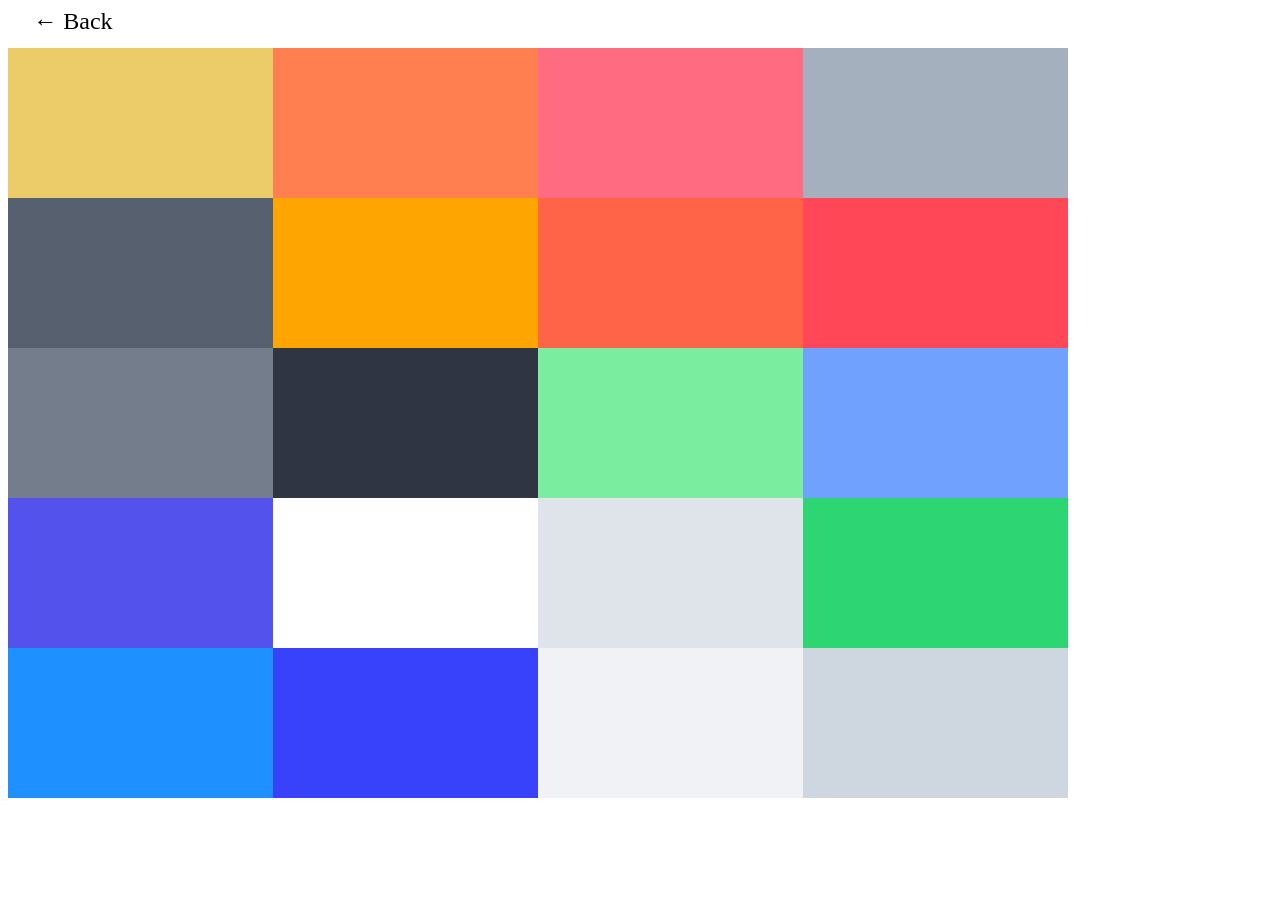
<file: flat ui color/page6.html>
<!DOCTYPE html>
<html lang="en">

<head>
    <meta charset="UTF-8">
    <meta name="viewport" content="width=device-width, initial-scale=1.0">
    <title>page6</title>
    <style>
        .box {
            display: flex;
            flex-wrap: wrap;
            margin: 1% 0%;
        }
        a {
            font-size: 24px;
            text-decoration: none;
            color: black;
            margin: 2%;
        }
       
        .card {
            width: 265px;
            height: 150px;
        }

        .box6 .color-1 {
            background-color: #eccc68;
        }

        .box6 .color-2 {
            background-color: #ff7f50;
        }

        .box6 .color-3 {
            background-color: #ff6b81;
        }

        .box6 .color-4 {
            background-color: #a4b0be;
        }

        .box6 .color-5 {
            background-color: #57606f;
        }

        .box6 .color-6 {
            background-color: #ffa502;
        }

        .box6 .color-7 {
            background-color: #ff6348;
        }

        .box6 .color-8 {
            background-color: #ff4757;
        }

        .box6 .color-9 {
            background-color: #747d8c;
        }

        .box6 .color-10 {
            background-color: #2f3542;
        }

        .box6 .color-11 {
            background-color: #7bed9f;
        }

        .box6 .color-12 {
            background-color: #70a1ff;
        }

        .box6 .color-13 {
            background-color: #5352ed;
        }

        .box6 .color-14 {
            background-color: #ffffff;
        }

        .box6 .color-15 {
            background-color: #dfe4ea;
        }

        .box6 .color-16 {
            background-color: #2ed573;
        }

        .box6 .color-17 {
            background-color: #1e90ff;
        }

        .box6 .color-18 {
            background-color: #3742fa;
        }

        .box6 .color-19 {
            background-color: #f1f2f6;
        }

        .box6 .color-20 {
            background-color: #ced6e0;
        }
         /* MEDIA QUERY */
         @media screen and (max-width:425px) {
            .card{
                width: 400px;
            }
        }
         @media screen and (max-width:768px) {
            .card{
                width: 350px;
            }
            .box{
                margin-left: 20px;
            }

        } 
        @media screen and (max-width:1070px) {
            .card{
                width: 330px;
            }
        }
    </style>
</head>
<a href="./index.html">&larr; Back</a>
<body>
    <div class="box box6">
        <div class="card color-1"></div>
        <div class="card color-2"></div>
        <div class="card color-3"></div>
        <div class="card color-4"></div>
        <div class="card color-5"></div>
        <div class="card color-6"></div>
        <div class="card color-7"></div>
        <div class="card color-8"></div>
        <div class="card color-9"></div>
        <div class="card color-10"></div>
        <div class="card color-11"></div>
        <div class="card color-12"></div>
        <div class="card color-13"></div>
        <div class="card color-14"></div>
        <div class="card color-15"></div>
        <div class="card color-16"></div>
        <div class="card color-17"></div>
        <div class="card color-18"></div>
        <div class="card color-19"></div>
        <div class="card color-20"></div>
    </div>
</body>

</html>
</file>
<file: flat ui color/style.css>
*{
    margin: 0;
    padding: 0;
}
body{
    background: url(./images/stars-opacity.0979c1.svg) fixed #3C40C6;
}
.main{
    display: flex;
    flex-direction: column;
    flex-wrap: wrap;
}
.container{
    display: flex;
    justify-content: space-evenly;
    gap:10%;
    flex-wrap: wrap;
    margin: 20px ;
  
}
.external-box{
    width: 265px;
    height: 250px;
    background-color: white;
    margin-bottom: 30px;
    border-top: 5px solid white;
    border-radius: 5px;    
}
.box{
    height: 200px;
    width: 250px;
    display: flex;
    flex-wrap: wrap;
    margin: auto;
    border-radius: 5px;    
    
}
a{
    text-decoration: none;
}
h3{
    margin-left: 5px;
    margin-top: 10px;
    color: black;
}
.card{
    width: 50px;
    height: 50px;
}
.color-1{
    background-color: #1abc9c;
}
.color-2{
    background-color: #2ecc71;
}
.color-3{
    background-color: #3498db;
}
.color-4{
    background-color: #9b59b6;
}
.color-5{
    background-color: #34495e;
}
.color-6{
    background-color: #16a085;
}
.color-7{
    background-color: #27ae60;
}
.color-8{
    background-color: #2980b9;
}
.color-9{
    background-color: #8e44ad;
}
.color-10{
    background-color: #2c3e50;
}
.color-11{
    background-color: #f1c40f;
}
.color-12{
    background-color: #e67e22;
}
.color-13{
    background-color: #e74c3c;
}
.color-14{
    background-color: #ecf0f1;
}
.color-15{
    background-color: #95a5a6;
}
.color-16{
    background-color: #f39c12;
}
.color-17{
    background-color: #d35400;
}
.color-18{
    background-color: #c0392b;
}
.color-19{
    background-color: #bdc3c7;
}
.color-20{
    background-color: #7f8c8d;
}

/* box-2 colors */

.box2 .color-1{
    background-color: #55efc4;
}
.box2 .color-2{
    background-color: #81ecec;
}
.box2 .color-3{
    background-color: #74b9ff;
}
.box2 .color-4{
    background-color: #a29bfe;
}
.box2 .color-5{
    background-color: #dfe6e9;
}
.box2 .color-6{
    background-color: #00b894;
}
.box2 .color-7{
    background-color: #00cec9;
}
.box2 .color-8{
    background-color: #0984e3;
}
.box2 .color-9{
    background-color: #6c5ce7;
}
.box2 .color-10{
    background-color: #b2bec3;
}
.box2 .color-11{
    background-color: #ffeaa7;
}
.box2 .color-12{
    background-color: #fab1a0;
}
.box2 .color-13{
    background-color: #ff7675;
}
.box2 .color-14{
    background-color: #fd79a8;
}
.box2 .color-15{
    background-color: #636e72;
}
.box2 .color-16{
    background-color: #fdcb6e;
}
.box2 .color-17{
    background-color: #e17055;
}
.box2 .color-18{
    background-color: #d63031;
}
.box2 .color-19{
    background-color: #e84393;
}
.box2 .color-20{
    background-color: #2d3436;
}

/* box-3 colors */

.box3 .color-1{
    background-color: #f6e58d;
}
.box3 .color-2{
    background-color: #ffbe76;
}
.box3 .color-3{
    background-color: #ff7979;
}
.box3 .color-4{
    background-color: #badc58;
}
.box3 .color-5{
    background-color: #dff9fb;
}
.box3 .color-6{
    background-color: #f9ca24;
}
.box3 .color-7{
    background-color: #f0932b;
}
.box3 .color-8{
    background-color: #eb4d4b;
}
.box3 .color-9{
    background-color: #6ab04c;
}
.box3 .color-10{
    background-color: #c7ecee;
}
.box3 .color-11{
    background-color: #7ed6df;
}
.box3 .color-12{
    background-color: #e056fd;
}
.box3 .color-13{
    background-color: #686de0;
}
.box3 .color-14{
    background-color: #30336b;
}
.box3 .color-15{
    background-color: #95afc0;
}
.box3 .color-16{
    background-color: #22a6b3;
}
.box3 .color-17{
    background-color: #be2edd;
}
.box3 .color-18{
    background-color: #4834d4;
}
.box3 .color-19{
    background-color: #130f40;
}
.box3 .color-20{
    background-color: #535c68;
}

/* box-4 colors */

.box4 .color-1{
    background-color: #00a8ff;
}
.box4 .color-2{
    background-color: #9c88ff;
}
.box4 .color-3{
    background-color: #fbc531;
}
.box4 .color-4{
    background-color: #4cd137;
}
.box4 .color-5{
    background-color: #487eb0;
}
.box4 .color-6{
    background-color: #0097e6;
}
.box4 .color-7{
    background-color: #8c7ae6;
}
.box4 .color-8{
    background-color: #e1b12c;
}
.box4 .color-9{
    background-color: #44bd32;
}
.box4 .color-10{
    background-color: #40739e;
}
.box4 .color-11{
    background-color: #e84118;
}
.box4 .color-12{
    background-color: #f5f6fa;
}
.box4 .color-13{
    background-color: #7f8fa6;
}
.box4 .color-14{
    background-color: #273c75;
}
.box4 .color-15{
    background-color: #353b48;
}
.box4 .color-16{
    background-color: #c23616;
}
.box4 .color-17{
    background-color: #dcdde1;
}
.box4 .color-18{
    background-color: #718093;
}
.box4 .color-19{
    background-color: #192a56;
}
.box4 .color-20{
    background-color: #2f3640;
}

/* box-5 colors */

.box5 .color-1{
    background-color: #ff9ff3;
}
.box5 .color-2{
    background-color: #feca57;
}
.box5 .color-3{
    background-color: #ff6b6b;
}
.box5 .color-4{
    background-color: #48dbfb;
}
.box5 .color-5{
    background-color: #1dd1a1;
}
.box5 .color-6{
    background-color: #f368e0;
}
.box5 .color-7{
    background-color: #ff9f43;
}
.box5 .color-8{
    background-color: #ee5253;
}
.box5 .color-9{
    background-color: #0abde3;
}
.box5 .color-10{
    background-color: #10ac84;
}
.box5 .color-11{
    background-color: #00d2d3;
}
.box5 .color-12{
    background-color: #54a0ff;
}
.box5 .color-13{
    background-color: #5f27cd;
}
.box5 .color-14{
    background-color: #c8d6e5;
}
.box5 .color-15{
    background-color: #576574;
}
.box5 .color-16{
    background-color: #01a3a4;
}
.box5 .color-17{
    background-color: #2e86de;
}
.box5 .color-18{
    background-color: #341f97;
}
.box5 .color-19{
    background-color: #8395a7;
}
.box5 .color-20{
    background-color: #222f3e;
}

/* box-6 colors */

.box6 .color-1{
    background-color: #eccc68;
}
.box6 .color-2{
    background-color: #ff7f50;
}
.box6 .color-3{
    background-color: #ff6b81;
}
.box6 .color-4{
    background-color: #a4b0be;
}
.box6 .color-5{
    background-color: #57606f;
}
.box6 .color-6{
    background-color: #ffa502;
}
.box6 .color-7{
    background-color: #ff6348;
}
.box6 .color-8{
    background-color: #ff4757;
}
.box6 .color-9{
    background-color: #747d8c;
}
.box6 .color-10{
    background-color: #2f3542;
}
.box6 .color-11{
    background-color: #7bed9f;
}
.box6 .color-12{
    background-color: #70a1ff;
}
.box6 .color-13{
    background-color: #5352ed;
}
.box6 .color-14{
    background-color: #ffffff;
}
.box6 .color-15{
    background-color: #dfe4ea;
}
.box6 .color-16{
    background-color: #2ed573;
}
.box6 .color-17{
    background-color: #1e90ff;
}
.box6 .color-18{
    background-color: #3742fa;
}
.box6 .color-19{
    background-color: #f1f2f6;
}
.box6 .color-20{
    background-color: #ced6e0;
}
</file>
